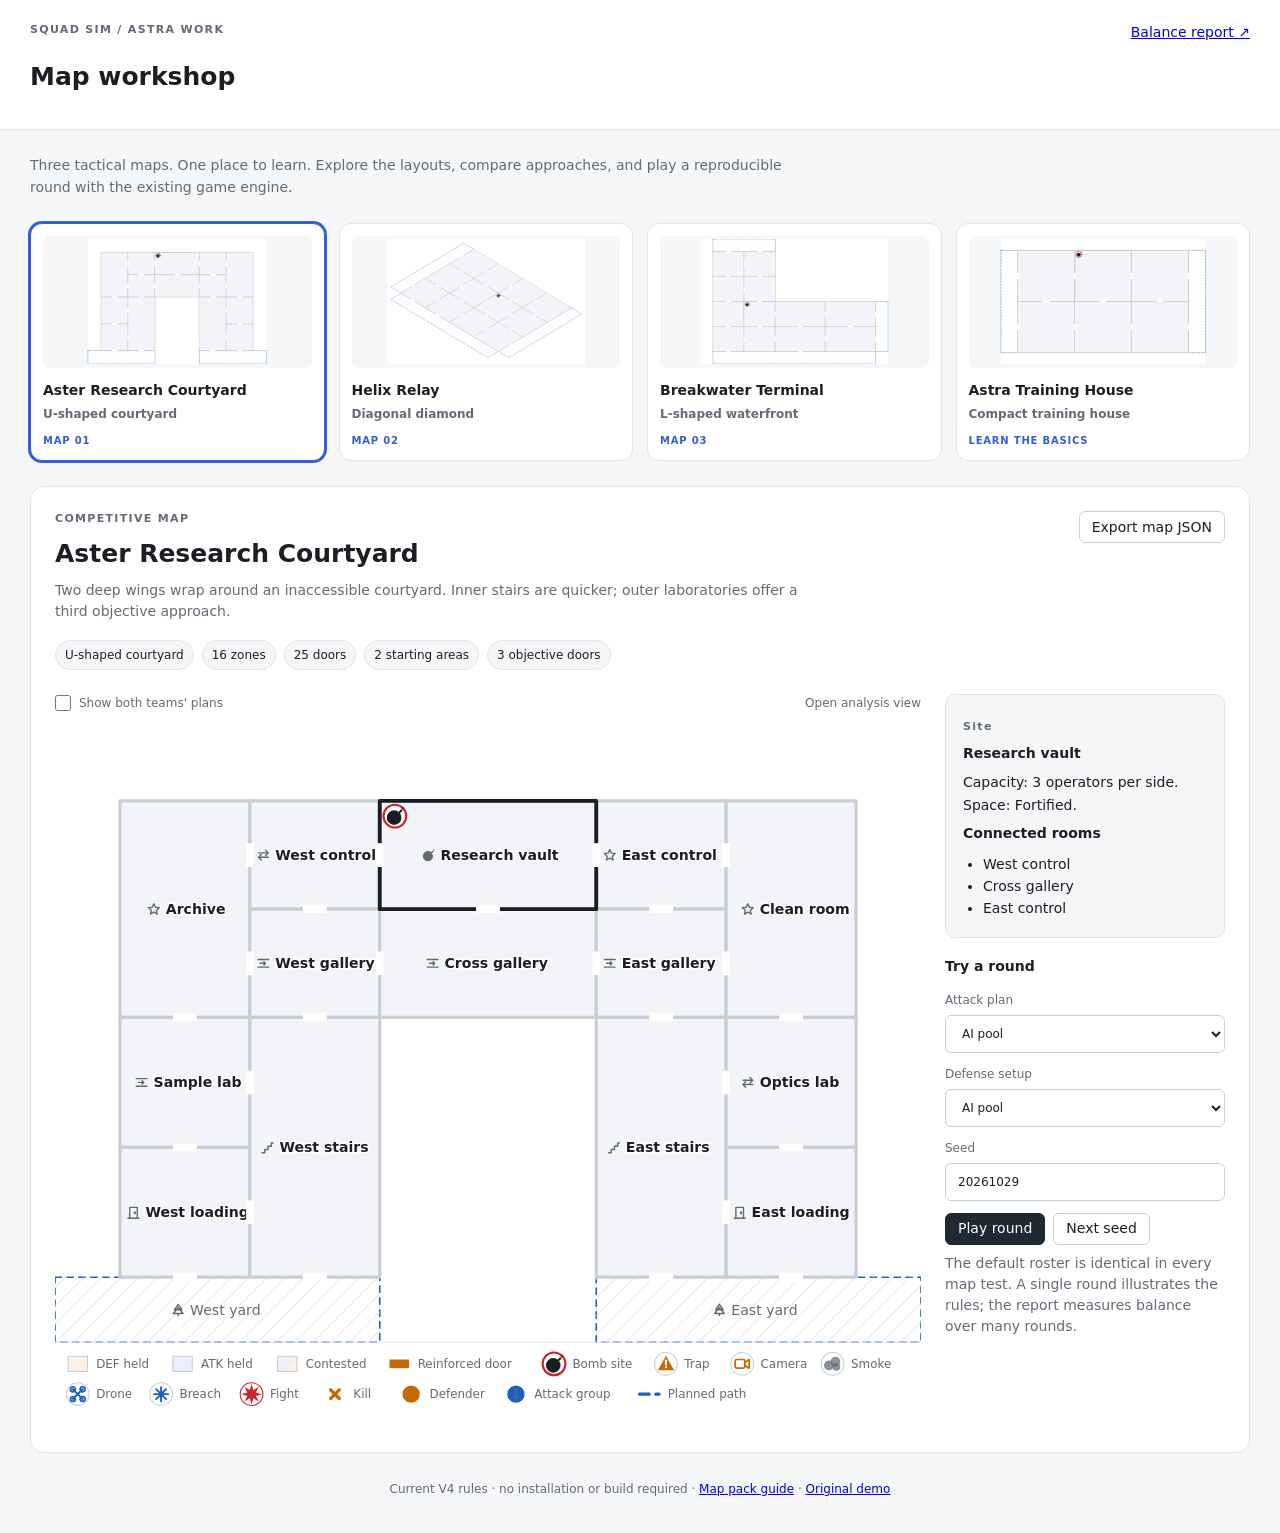
<file: astraWork/index.html>
<!doctype html>
<html lang="en">
<head>
<meta charset="utf-8">
<meta name="viewport" content="width=device-width, initial-scale=1">
<title>Astra Map Workshop — Squad Sim</title>
<link rel="stylesheet" href="../demo/style.css">
<link rel="stylesheet" href="../demo/plan.css">
<link rel="stylesheet" href="workshop.css">
</head>
<body>
<header class="workshop-header">
  <div><p class="eyebrow">SQUAD SIM / ASTRA WORK</p><h1>Map workshop</h1></div>
  <a href="BALANCE.md">Balance report ↗</a>
</header>
<main>
  <p class="intro">Three tactical maps. One place to learn. Explore the layouts, compare approaches, and play a reproducible round with the existing game engine.</p>
  <nav id="map-cards" class="map-cards" aria-label="Choose a map"></nav>
  <section class="workspace" aria-labelledby="map-title">
    <div class="map-heading">
      <div><p class="eyebrow" id="map-kind"></p><h2 id="map-title"></h2><p id="map-description"></p></div>
      <button id="export-map">Export map JSON</button>
    </div>
    <div id="map-facts" class="map-facts"></div>
    <div class="map-layout">
      <div>
        <div class="view-controls"><label><input id="show-plans" type="checkbox"> Show both teams' plans</label><span>Open analysis view</span></div>
        <div id="map-view" class="map-view"></div>
      </div>
      <aside>
        <div class="inspector" id="inspector" aria-live="polite"></div>
        <div class="round-controls">
          <h3>Try a round</h3>
          <label>Attack plan <select id="attack-plan"><option value="">AI pool</option></select></label>
          <label>Defense setup <select id="defense-plan"><option value="">AI pool</option></select></label>
          <label>Seed <input id="round-seed" type="number" min="0" max="4294967295" value="20261029" step="1"></label>
          <div class="button-row"><button id="play-round" class="primary">Play round</button><button id="next-seed">Next seed</button></div>
          <p class="hint">The default roster is identical in every map test. A single round illustrates the rules; the report measures balance over many rounds.</p>
        </div>
      </aside>
    </div>
    <div id="tutorial" hidden>
      <h3>Foundations for future lessons</h3>
      <p>These presets are playable examples, not a completed guided tutorial. Select a lesson to highlight its rooms and load a fixed plan.</p>
      <div id="lesson-buttons" class="lesson-buttons"></div>
      <div id="lesson-detail" aria-live="polite"></div>
    </div>
  </section>
  <section id="round-review" aria-label="Round replay" hidden>
    <h2>Round review</h2>
    <p id="round-result" role="status"></p>
    <div id="round-playback"></div>
    <details><summary>Full event table</summary><div id="round-events"></div></details>
  </section>
  <footer>Current V4 rules · no installation or build required · <a href="README.md">Map pack guide</a> · <a href="../demo/index.html">Original demo</a></footer>
</main>
<script src="../demo/catalog.js"></script>
<script src="assets.js"></script>
<script src="../demo/data.js"></script>
<script src="../demo/maps.js"></script>
<script src="maps.js"></script>
<script>Object.assign(MAPS2, ASTRA_MAPS);</script>
<script src="../demo/engine.js"></script>
<script src="../demo/visuals.js"></script>
<script src="../demo/plan.js"></script>
<script src="../demo/narrate.js"></script>
<script src="../demo/playback.js"></script>
<script src="tutorial.js"></script>
<script src="workshop.js"></script>
</body>
</html>
</file>
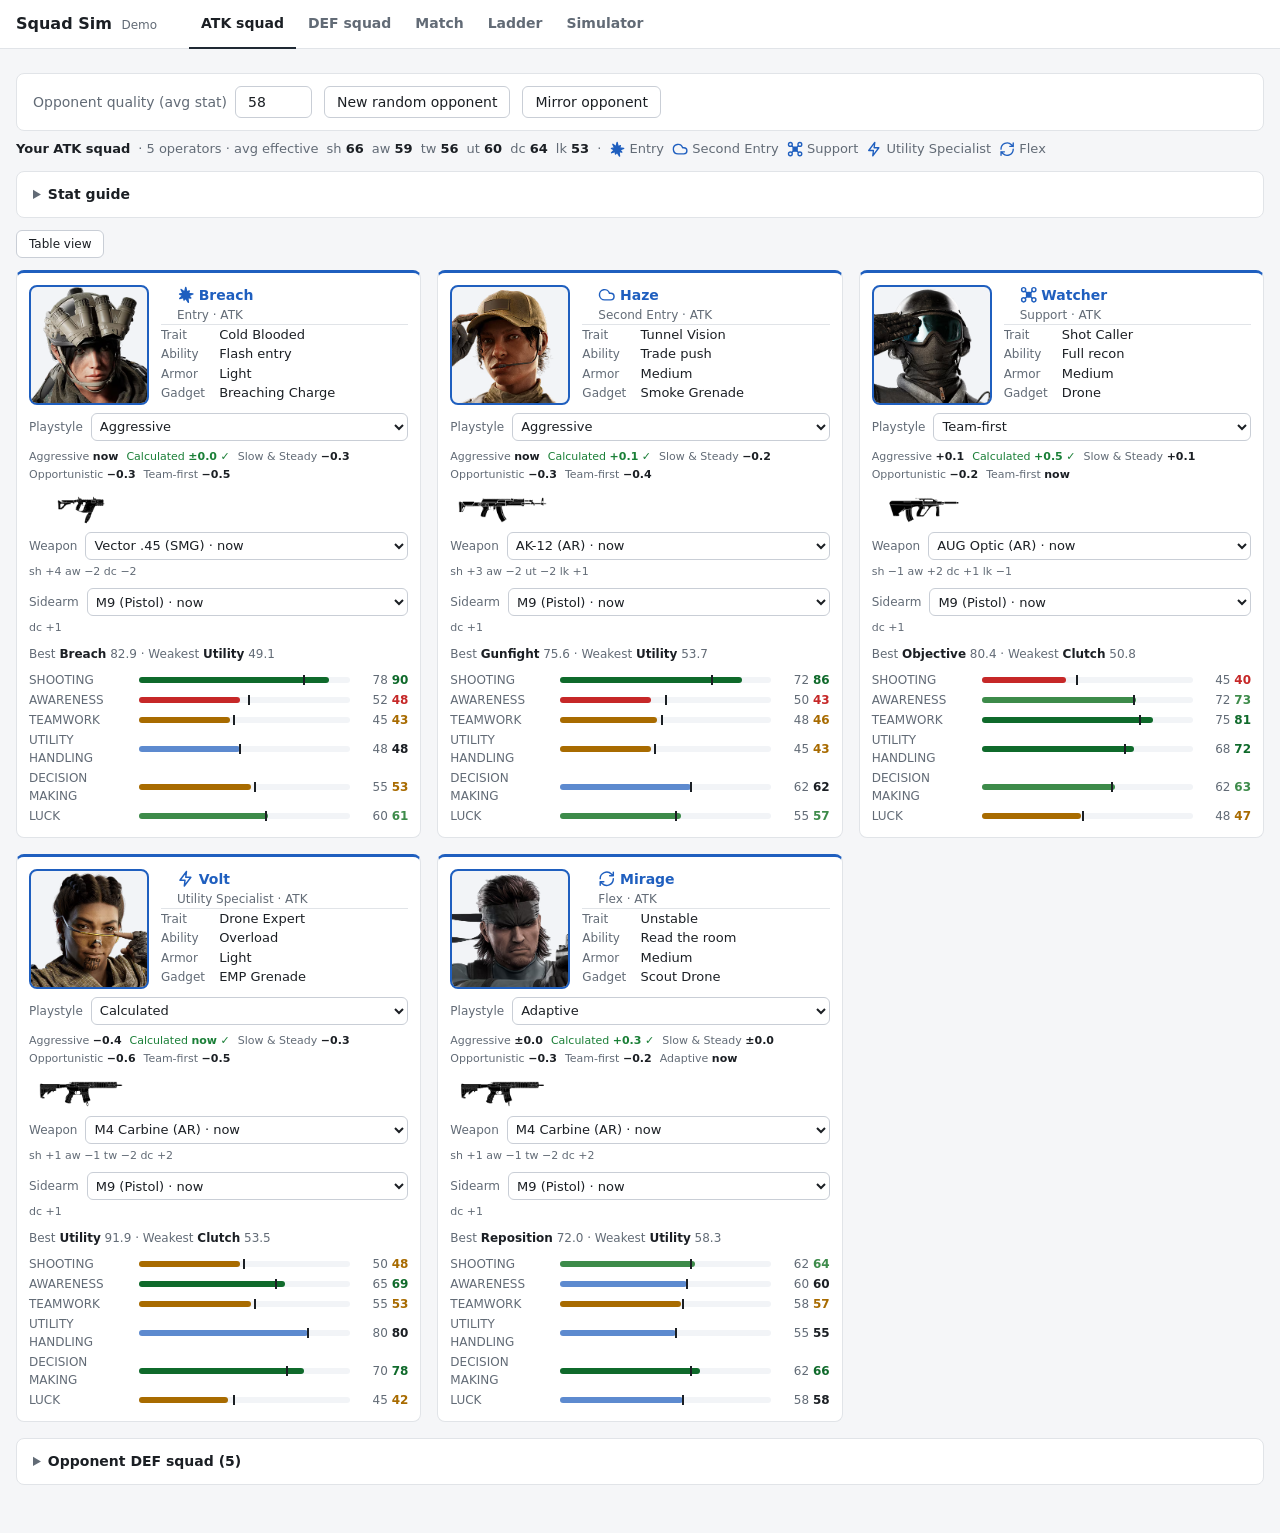
<file: demo/index.html>
<!doctype html>
<html lang="en">
<head>
<meta charset="utf-8">
<meta name="viewport" content="width=device-width, initial-scale=1">
<title>Squad Sim Demo</title>
<link rel="stylesheet" href="style.css">
<link rel="stylesheet" href="cards.css">
<link rel="stylesheet" href="plan.css">
</head>
<body>
<header>
  <h1>Squad Sim <small>Demo</small></h1>
  <nav>
    <button data-tab="atk-squad" class="active">ATK squad</button>
    <button data-tab="def-squad">DEF squad</button>
    <button data-tab="match">Match</button>
    <button data-tab="ladder">Ladder</button>
    <button data-tab="sim">Simulator</button>
  </nav>
</header>

<main>
<section id="atk-squad">
  <div class="bar">
    <label>Opponent quality (avg stat) <input id="quality" type="number" value="58" min="20" max="90"></label>
    <button id="new-opponent">New random opponent</button>
    <button id="mirror-opponent">Mirror opponent</button>
  </div>
  <div id="atk-view"></div>
</section>

<section id="def-squad" hidden>
  <div id="def-view"></div>
</section>

<section id="match" hidden>
  <div class="bar">
    <label>Map <select id="map"><option value="">Random</option></select></label>
    <button id="new-match" class="primary">New match</button>
  </div>
  <div id="match-view"></div>
</section>

<section id="ladder" hidden>
  <div id="ladder-view"></div>
</section>

<section id="sim" hidden>
  <div class="bar">
    <label>Matches <input id="sim-matches" type="number" value="500" min="1" max="5000"></label>
    <label>Opponent quality <input id="sim-quality" type="number" value="58" min="20" max="90"></label>
    <label>Map <select id="sim-map"><option value="">Random</option></select></label>
    <label>ATK plan <select id="sim-atk"><option value="">AI pool</option></select></label>
    <label>DEF setup <select id="sim-def"><option value="">AI pool</option></select></label>
    <label><input id="sim-mirror" type="checkbox"> Mirror (your squad on both sides)</label>
    <button id="run-sim" class="primary">Run</button>
  </div>
  <p class="hint">Uses your current squad and playstyles. Each side draws its plan or setup from its archetype's AI pool (all four pools for squads without an archetype) unless a template is picked; a picked template applies to both squads.</p>
  <div id="sim-view"></div>
</section>
</main>

<script src="catalog.js"></script>
<script src="data.js"></script>
<script src="maps.js"></script>
<script src="engine.js"></script>
<script src="visuals.js"></script>
<script src="plan.js"></script>
<script src="cards.js"></script>
<script src="squad.js"></script>
<script src="narrate.js"></script>
<script src="playback.js"></script>
<script src="ladder.js"></script>
<script src="ui.js"></script>
</body>
</html>
</file>
<file: demo/style.css>
:root {
    color-scheme: light dark;
    --page: 1440px;
    --s1: 4px;
    --s2: 8px;
    --s3: 12px;
    --s4: 16px;
    --s5: 24px;
    --s6: 32px;
    --radius: 8px;
    --bg: #f5f6f8;
    --surface: #fff;
    --head: #f8f9fb;
    --hover: #f2f4f7;
    --border: #e1e4e8;
    --border-strong: #c9ced6;
    --text: #1b1f24;
    --muted: #626b76;
    --ink: #1f2933;
    --atk: #1f5fbf;
    --atk-bg: #e9f0fb;
    --def: #c46a00;
    --def-bg: #fcf1e3;
    --win: #1a7f37;
    --win-bg: #e3f4e8;
    --loss: #c62828;
    --loss-bg: #fbe7e7;
}

@media (prefers-color-scheme: dark) {
    :root {
        --bg: #0f1216;
        --surface: #171b21;
        --head: #1c2128;
        --hover: #212731;
        --border: #2b313a;
        --border-strong: #3d4551;
        --text: #e5e8ec;
        --muted: #9aa4af;
        --ink: #e5e8ec;
        --atk: #6ea8fe;
        --atk-bg: #172a45;
        --def: #f2a246;
        --def-bg: #36260f;
        --win: #56c271;
        --win-bg: #133020;
        --loss: #ff7b72;
        --loss-bg: #3b1715;
    }
}

*,
*::before,
*::after {
    box-sizing: border-box;
}

body {
    margin: 0;
    font: 14px/1.5 system-ui, -apple-system, "Segoe UI", Roboto, sans-serif;
    color: var(--text);
    background: var(--bg);
}

header,
main {
    padding-inline: max(var(--s4), (100% - var(--page)) / 2);
}

header {
    display: flex;
    flex-wrap: wrap;
    column-gap: var(--s6);
    background: var(--surface);
    border-bottom: 1px solid var(--border);
}

main {
    padding-block: var(--s5) var(--s6);
}

h1 {
    align-self: center;
    margin: 0;
    padding: var(--s3) 0;
    font-size: 16px;
}

h1 small {
    margin-left: var(--s1);
    font-weight: 400;
}

h2 {
    margin: var(--s5) 0 var(--s2);
    font-size: 16px;
}

h3 {
    margin: var(--s4) 0 var(--s2);
    font-size: 14px;
}

p {
    margin: var(--s2) 0;
}

small {
    font-size: 12px;
    text-wrap: auto;;
}

small,
.hint {
    color: var(--muted);
}

nav {
    display: flex;
}

button,
input,
select {
    font: inherit;
    color: var(--text);
}

button,
select,
input[type=number] {
    height: 32px;
    padding: 0 var(--s3);
    border: 1px solid var(--border-strong);
    border-radius: 6px;
    background: var(--surface);
}

button {
    font-weight: 500;
    cursor: pointer;
}

button:hover {
    background: var(--hover);
}

button.primary {
    border-color: var(--ink);
    background: var(--ink);
    color: var(--surface);
}

button.primary:hover {
    opacity: 0.88;
}

nav button {
    height: auto;
    margin-bottom: -1px;
    padding: var(--s3);
    border: 0;
    border-bottom: 2px solid transparent;
    border-radius: 0;
    background: none;
    color: var(--muted);
    font-weight: 600;
}

nav button:hover {
    background: none;
    color: var(--text);
}

nav button.active {
    border-bottom-color: var(--ink);
    color: var(--text);
}

nav button:focus-visible {
    outline-offset: -2px;
}

input[type=number] {
    width: 5.5em;
    padding-right: var(--s1);
}

input[type=checkbox] {
    width: 16px;
    height: 16px;
    margin: 0;
    accent-color: var(--ink);
}

label {
    display: inline-flex;
    align-items: center;
    gap: var(--s2);
    max-width: 100%;
    color: var(--muted);
}

label select {
    min-width: 0;
}

:focus-visible {
    outline: 2px solid var(--ink);
    outline-offset: 2px;
}

.bar,
.actions {
    display: flex;
    flex-wrap: wrap;
    align-items: center;
    gap: var(--s2) var(--s3);
}

.bar,
.panel,
.scroll,
details {
    border: 1px solid var(--border);
    border-radius: var(--radius);
    background: var(--surface);
}

.bar {
    padding: var(--s3) var(--s4);
}

.panel {
    margin: var(--s4) 0;
    padding: var(--s4);
}

.panel h3 {
    margin-top: 0;
}

.actions {
    margin: var(--s3) 0 0;
}

.scroll {
    width: fit-content;
    max-width: 100%;
    margin: var(--s3) 0;
    overflow-x: auto;
}

table {
    border-collapse: collapse;
    font-size: 13px;
    font-variant-numeric: tabular-nums;
}

th,
td {
    padding: 6px var(--s3);
    border-bottom: 1px solid var(--border);
    text-align: left;
    vertical-align: baseline;
    white-space: nowrap;
}

tbody tr:last-child > * {
    border-bottom: 0;
}

thead th {
    background: var(--head);
    color: var(--muted);
    font-size: 11px;
    letter-spacing: 0.04em;
    text-transform: uppercase;
    vertical-align: bottom;
}

tbody tr:hover {
    background: var(--hover);
}

.num {
    text-align: right;
}

[title] {
    cursor: help;
}

td select {
    height: 26px;
    padding: 0 var(--s1);
}

.score small {
    display: inline-block;
    min-width: 18em;
    white-space: normal;
}

.score span {
    white-space: nowrap;
}

.ATK,
.DEF {
    font-weight: 600;
}

.ATK {
    color: var(--atk);
}

.DEF {
    color: var(--def);
}

.steps td.ATK {
    background: var(--atk-bg);
}

.steps td.DEF {
    background: var(--def-bg);
}

.win {
    color: var(--win);
}

.loss {
    color: var(--loss);
}

.badge {
    display: inline-block;
    padding: 0 var(--s2);
    border-radius: 999px;
    font-size: 12px;
    font-weight: 700;
    letter-spacing: 0.04em;
}

.badge.win {
    background: var(--win-bg);
}

.badge.loss {
    background: var(--loss-bg);
}

.dead {
    opacity: 0.5;
}

.dead td:first-child {
    text-decoration: line-through;
}

.scoreline {
    display: flex;
    flex-wrap: wrap;
    align-items: baseline;
    column-gap: var(--s2);
    font-size: 18px;
}

.scoreline b {
    font-size: 24px;
}

.scoreline small {
    font-size: 14px;
    font-weight: 400;
}

details {
    margin: var(--s3) 0;
    padding: 0 var(--s4);
}

summary {
    margin: 0 calc(-1 * var(--s4));
    padding: var(--s3) var(--s4);
    cursor: pointer;
}

summary::marker {
    color: var(--muted);
}

details[open] > summary {
    border-bottom: 1px solid var(--border);
}

.icon {
    width: 1.25em;
    height: 1.25em;
    margin-right: 0.3em;
    vertical-align: -0.3em;
    fill: none;
    stroke: currentColor;
    stroke-width: 2;
    stroke-linecap: round;
    stroke-linejoin: round;
}

.replay {
    margin-top: var(--s3);
}

.replay input {
    accent-color: var(--ink);
}

h4 {
    margin: var(--s3) 0 var(--s1);
    font-size: 12px;
    color: var(--muted);
    letter-spacing: 0.04em;
    text-transform: uppercase;
}

.strip,
.feed,
.pbp,
.why ul {
    margin: var(--s2) 0;
    padding: 0;
    list-style: none;
}

.strip {
    display: flex;
    flex-wrap: wrap;
    gap: var(--s1) var(--s2);
}

.chip {
    display: inline-flex;
    align-items: center;
    gap: var(--s1);
    padding: 2px var(--s2);
    border: 1px solid var(--border);
    border-radius: 999px;
    background: var(--surface);
    font-size: 12px;
    white-space: nowrap;
}

.chip.win {
    border-color: var(--win);
    background: var(--win-bg);
}

.chip.loss {
    border-color: var(--loss);
    background: var(--loss-bg);
}

.chip.live {
    border-style: dashed;
    border-color: var(--ink);
}

.chip.dead {
    text-decoration: line-through;
}

.lineup {
    display: flex;
    flex-wrap: wrap;
    align-items: center;
    gap: var(--s1);
}

.narration {
    margin: var(--s3) 0;
    padding: var(--s2) var(--s3);
    border-left: 3px solid var(--ink);
    background: var(--head);
    font-size: 15px;
}

.feed li {
    padding: 2px 0;
    border-bottom: 1px solid var(--border);
}

.feed .victim {
    opacity: 0.6;
    text-decoration: line-through;
}

.pbp {
    counter-reset: step;
}

.pbp li {
    padding: 2px 0;
}

.pbp li::before {
    counter-increment: step;
    content: counter(step) ". ";
    color: var(--muted);
}

.speed {
    display: inline-flex;
}

.speed button {
    border-radius: 0;
}

.speed button + button {
    margin-left: -1px;
}

.speed button:first-child {
    border-radius: 6px 0 0 6px;
}

.speed button:last-child {
    border-radius: 0 6px 6px 0;
}

.speed button[aria-pressed=true] {
    border-color: var(--ink);
    background: var(--ink);
    color: var(--surface);
}

.why {
    margin: var(--s3) 0;
    padding: var(--s2) var(--s3);
    border: 1px solid var(--border);
    border-radius: var(--radius);
    background: var(--head);
}

.why p {
    margin: 0;
}

.why ul {
    display: flex;
    flex-wrap: wrap;
    gap: var(--s1) var(--s3);
    margin-bottom: 0;
    font-weight: 600;
}

.odds.win {
    background: var(--win-bg);
}

.odds.loss {
    background: var(--loss-bg);
}

.odds:not(.win):not(.loss) {
    background: var(--hover);
}

details.sub {
    margin: var(--s2) 0;
    padding: 0 var(--s3);
    background: var(--surface);
}

details.sub > summary {
    margin: 0 calc(-1 * var(--s3));
    padding: var(--s2) var(--s3);
}

@media (prefers-reduced-motion: no-preference) {
    .narration,
    .feed .new {
        animation: reveal 0.3s ease-out;
    }
}

@keyframes reveal {
    from {
        opacity: 0;
        transform: translateY(-4px);
    }
}

.planning,
.playfield {
    display: grid;
    grid-template-columns: minmax(0, 3fr) minmax(0, 2fr);
    gap: var(--s4);
    align-items: start;
    margin: var(--s3) 0;
}

@media (max-width: 900px) {
    .planning,
    .playfield {
        grid-template-columns: minmax(0, 1fr);
    }
}

.plan-tools h4:first-child,
.plan-tools > p:first-child {
    margin-top: 0;
}

.plan-tools select,
.bar-inline select,
.panel select {
    max-width: 100%;
}

.tools {
    display: flex;
    flex-wrap: wrap;
    align-items: center;
    gap: var(--s2);
}

.tools button {
    display: inline-flex;
    align-items: center;
}

.tools select {
    flex: 1 1 12em;
    min-width: 0;
}

.panel button[aria-pressed=true] {
    border-color: var(--ink);
    background: var(--ink);
    color: var(--surface);
}

button:disabled {
    opacity: 0.5;
    cursor: not-allowed;
}

button.link {
    height: auto;
    padding: 0;
    border: 0;
    background: none;
    color: inherit;
    font-weight: 400;
    text-decoration: underline dotted;
}

.group {
    margin: var(--s2) 0;
    padding: var(--s2) var(--s3);
    border: 1px solid var(--border);
    border-radius: var(--radius);
}

.group.active {
    border-color: var(--atk);
    background: var(--atk-bg);
}

.group p {
    margin: var(--s1) 0;
}

.bar-inline {
    display: flex;
    flex-wrap: wrap;
    align-items: center;
    gap: var(--s2) var(--s4);
}

.error {
    padding: var(--s2) var(--s3);
    border-radius: var(--radius);
    background: var(--loss-bg);
    color: var(--loss);
}

.events {
    margin: var(--s2) 0;
    padding-left: var(--s4);
}

.events .ev-planted,
.events .ev-defused,
.events .ev-detonated,
.events .ev-timeout {
    font-weight: 600;
}

.ev-row td {
    white-space: normal;
}

.why ul.plan-mods {
    font-weight: 500;
}

.abilities {
    margin: var(--s2) 0;
}

.abilities summary {
    cursor: pointer;
    font-weight: 600;
}

.ability-list {
    display: grid;
    grid-template-columns: repeat(auto-fill, minmax(min(100%, 18em), 1fr));
    gap: var(--s2) var(--s4);
    margin: var(--s2) 0;
    padding: 0;
    list-style: none;
}

.ability-list li {
    min-width: 0;
    overflow-wrap: anywhere;
}

.door-list {
    margin: var(--s1) 0;
    padding-left: var(--s4);
}

.notice {
    padding: var(--s2) var(--s3);
    border-radius: var(--radius);
    background: var(--hover);
}
</file>
<file: demo/plan.css>
.plan-host {
    container: plan / inline-size;
}

.plan {
    display: block;
    width: 100%;
    height: auto;
    font: 600 13px system-ui, -apple-system, "Segoe UI", Roboto, sans-serif;
    fill: none;
    stroke-linecap: round;
    stroke-linejoin: round;
    border-radius: var(--radius);
    user-select: none;
}

.plan .bg {
    fill: var(--surface);
}

.plan .room {
    fill: var(--hover);
    stroke: var(--border-strong);
    stroke-width: 3;
}

.plan .t-Exterior .room {
    fill: var(--surface);
    stroke: var(--border);
    stroke-width: 1;
}

.plan .spawn .room {
    stroke: var(--atk);
    stroke-width: 1.5;
    stroke-dasharray: 6 5;
}

.plan .c-DEF .room {
    fill: var(--def-bg);
}

.plan .c-ATK .room {
    fill: var(--atk-bg);
}

.plan .mix-a {
    fill: var(--atk-bg);
}

.plan .mix-d {
    fill: var(--def-bg);
}

.plan .hatch {
    stroke: none;
}

.plan .hatch-ext {
    stroke: var(--border);
    stroke-width: 1.5;
}

.plan .site .room {
    stroke-width: 4;
}

.plan .door {
    stroke: var(--surface);
    stroke-width: 7;
    stroke-linecap: butt;
}

.plan .sel {
    stroke: var(--text);
    stroke-width: 3.5;
}

.plan .route {
    stroke: var(--atk);
    stroke-width: 3;
    stroke-dasharray: 9 6;
    stroke-opacity: 0.8;
}

.plan .route.active {
    stroke-width: 4.5;
    stroke-opacity: 1;
}

.plan.has-active .route:not(.active) {
    stroke-opacity: 0.35;
}

.plan .arrow {
    fill: var(--atk);
}

.plan .labels,
.plan .routes,
.plan .doors,
.plan .sel {
    pointer-events: none;
}

.plan .lbl {
    color: var(--muted);
}

.plan .lbl text {
    fill: var(--text);
    paint-order: stroke;
    stroke: var(--surface);
    stroke-width: 3px;
    stroke-opacity: 0.75;
}

.plan .lbl.t-Exterior text {
    fill: var(--muted);
    font-weight: 500;
}

.plan .glyph {
    stroke: currentColor;
    stroke-width: 1.3;
}

.plan .mk {
    color: var(--text);
}

.plan .mk-bg {
    fill: var(--surface);
    stroke: var(--border-strong);
    stroke-width: 1;
}

.plan .mk-site .mk-bg {
    stroke: var(--loss);
    stroke-width: 2;
}

.plan .mk-site.planted {
    color: var(--loss);
}

.plan .mk-site.planted .mk-bg {
    fill: var(--loss-bg);
    stroke-width: 3;
}

.plan .mk-site.defused {
    color: var(--win);
}

.plan .mk-site.defused .mk-bg {
    fill: var(--win-bg);
    stroke: var(--win);
}

.plan .mk-site.detonated .mk-bg {
    fill: var(--loss);
}

.plan .mk-trap .tri {
    fill: var(--def);
}

.plan .mk-trap .bang {
    stroke: var(--surface);
    stroke-width: 2;
}

.plan .mk-trap.sprung .mk-bg {
    fill: var(--def-bg);
    stroke: var(--def);
    stroke-width: 2.5;
}

.plan .mk-fight .mk-bg {
    stroke: var(--loss);
}

.plan .mk-fight .burst {
    fill: var(--loss);
}

.plan .mk-smoke .puff {
    fill: var(--muted);
    fill-opacity: 0.75;
}

.plan .mk-drone,
.plan .mk-breach,
.plan .mk-gadget {
    stroke: var(--atk);
    stroke-width: 1.8;
}

.plan .mk-gadget .dot {
    fill: var(--atk);
}

.plan .tok .disc {
    stroke: var(--surface);
    stroke-width: 2;
}

.plan .tok.def .disc {
    fill: var(--def);
}

.plan .tok.atk .disc {
    fill: var(--atk);
}

.plan .tok.atk.active .disc {
    stroke: var(--text);
    stroke-width: 3;
}

.plan .tok text {
    fill: var(--surface);
    font-weight: 700;
    text-anchor: middle;
}

.plan .tok .ico {
    color: var(--surface);
    stroke: var(--surface);
    stroke-width: 2;
}

.plan .tok .badge {
    fill: var(--surface);
    stroke: var(--atk);
    stroke-width: 1.5;
}

.plan .tok .badge-n {
    fill: var(--atk);
    font-size: 11px;
}

.plan .tok .roam circle {
    fill: var(--surface);
    stroke: var(--def);
    stroke-width: 1.5;
}

.plan .tok .roam path {
    stroke: var(--text);
    stroke-width: 1.6;
}

.plan .tok.dead .disc {
    fill: var(--muted);
}

.plan .tok.dead {
    opacity: 0.75;
}

.plan .tok .x {
    stroke: var(--loss);
    stroke-width: 2.5;
}

.plan .kill path {
    stroke-width: 3;
}

.plan .kill .halo {
    stroke: var(--surface);
    stroke-width: 6;
}

.plan .kill.ATK path:not(.halo) {
    stroke: var(--atk);
}

.plan .kill.DEF path:not(.halo) {
    stroke: var(--def);
}

.plan .legend text {
    fill: var(--muted);
    font-size: 11px;
    font-weight: 500;
}

.plan .legend .room {
    stroke-width: 1;
}

.plan .legend .route {
    stroke-opacity: 1;
}

.plan .legend-rule {
    stroke: var(--border);
}

.plan.planning .zone {
    cursor: pointer;
}

.plan.planning .zone:focus {
    outline: none;
}

.plan.planning .zone:hover .room,
.plan.planning .zone:focus-visible .room {
    fill: var(--border);
}

.plan.planning .zone:focus-visible .room {
    stroke: var(--text);
}

@media (max-width: 480px) {
    .plan .lbl .glyph {
        display: none;
    }
}

@container plan (max-width: 480px) {
    .plan .lbl .glyph {
        display: none;
    }
}

.plan .trails {
    pointer-events: none;
}

.plan .trail {
    stroke-width: 2.5;
}

.plan .trail.atk {
    stroke: var(--atk);
}

.plan .trail.def {
    stroke: var(--def);
}

.plan .trail.walked {
    stroke-opacity: 0.85;
}

.plan .trail.rest {
    stroke-opacity: 0.35;
    stroke-dasharray: 5 6;
}

.plan .tok.op .disc {
    stroke: none;
}

.plan .tok.op .ring {
    stroke: var(--surface);
    stroke-width: 2.5;
    paint-order: stroke;
}

.plan .tok.op.atk .ring {
    stroke: var(--atk);
}

.plan .tok.op.def .ring {
    stroke: var(--def);
}

.plan .tok.op.dead {
    opacity: 0.45;
}

.plan .mk-hold .bars {
    stroke: var(--atk);
    stroke-width: 2.4;
}

.plan .mk-breach.now .mk-bg {
    stroke: var(--atk);
    stroke-width: 2;
}

.pb-scrub {
    margin: var(--s2) 0;
}

.pb-scrub label {
    display: flex;
    gap: var(--s2);
    align-items: center;
    color: var(--muted);
    font-size: 12px;
}

.pb-scrub input {
    flex: 1;
    max-width: 480px;
    accent-color: var(--ink);
}

@media (prefers-reduced-motion: no-preference) {
    .plan.playback .rooms.enter {
        animation: fp-fade calc(0.5s / var(--fp-speed, 1)) ease-out both;
    }

    .plan.playback .mk-fight > *,
    .plan.playback .kill > *,
    .plan.playback .mk-trap.sprung > *,
    .plan.playback .mk.now > * {
        animation: fp-pop calc(0.45s / var(--fp-speed, 1)) cubic-bezier(0.3, 1.6, 0.5, 1) both;
    }

    .plan.playback .mk-fight .burst {
        animation: fp-burst calc(0.6s / var(--fp-speed, 1)) ease-in-out 3 alternate both;
    }

    .plan.playback .mk-site.planted .mk-bg {
        animation: fp-pulse calc(1.2s / var(--fp-speed, 1)) ease-in-out infinite;
    }

    .plan.playback .mk-site.detonated.now .mk-bg {
        animation: fp-blast calc(0.9s / var(--fp-speed, 1)) ease-out both;
    }

    .plan.playback .mk-hold .bars {
        animation: fp-blink calc(1s / var(--fp-speed, 1)) ease-in-out infinite;
    }

    .plan.paused * {
        animation-play-state: paused !important;
    }
}

@keyframes fp-fade {
    from {
        opacity: 0;
    }
}

@keyframes fp-pop {
    from {
        opacity: 0;
        transform: scale(0.2);
    }
}

@keyframes fp-burst {
    from {
        transform: scale(0.75) rotate(0deg);
    }

    to {
        transform: scale(1.2) rotate(22deg);
    }
}

@keyframes fp-pulse {
    50% {
        transform: scale(1.35);
    }
}

@keyframes fp-blast {
    from {
        transform: scale(1);
    }

    60% {
        transform: scale(3.2);
        opacity: 0.6;
    }

    to {
        transform: scale(1);
    }
}

@keyframes fp-blink {
    50% {
        opacity: 0.3;
    }
}

.plan .dr .dr-hit {
    fill: transparent;
    stroke: none;
}

.plan .dr .dr-ring {
    fill: none;
    stroke: none;
    stroke-width: 3;
}

.plan.planning .dr {
    pointer-events: all;
    cursor: pointer;
}

.plan.planning .dr:focus {
    outline: none;
}

.plan.planning .dr:hover .dr-hit,
.plan.planning .dr:focus-visible .dr-hit,
.plan .dr.selected .dr-hit {
    fill: var(--border);
    stroke: var(--text);
    stroke-width: 1.5;
}

.plan .dr.target .dr-hit {
    fill: var(--atk-bg);
    stroke: var(--atk);
    stroke-width: 1.5;
    stroke-dasharray: 3 2;
}

.plan .zone.target .room {
    stroke: var(--atk);
    stroke-dasharray: 6 4;
}

.plan .dr.reinforced .door {
    stroke: var(--def);
    stroke-width: 8;
}

.plan .dr-trap .tri {
    fill: var(--def);
}

.plan .dr-trap .bang {
    stroke: var(--surface);
    stroke-width: 2;
}

.plan .mk-emp {
    stroke: var(--atk);
    stroke-width: 1.6;
}

.plan .mk-camera {
    stroke: var(--def);
    stroke-width: 1.6;
}

.plan .dr-gadget .mk-bg {
    fill: var(--surface);
    stroke: var(--atk);
}

.plan .dr-gadget {
    stroke: var(--atk);
    stroke-width: 2;
}

.plan .dr-queue circle {
    fill: var(--atk);
    stroke: var(--surface);
    stroke-width: 1.5;
}

.plan .dr-queue text {
    fill: var(--surface);
    font-size: 10px;
    font-weight: 700;
    text-anchor: middle;
}

.plan .dr.ev-breach .dr-ring {
    stroke: var(--atk);
}

.plan .dr.ev-blocked .dr-ring,
.plan .dr.ev-alarm .dr-ring {
    stroke: var(--def);
}

.plan .dr.ev-sprung .dr-ring {
    stroke: var(--loss);
}

.plan .dr.ev-disarmed .dr-ring {
    stroke: var(--win);
}

.plan .dr.ev-careful .dr-ring {
    stroke: var(--muted);
    stroke-dasharray: 3 3;
}

.plan .mk-n rect {
    fill: var(--surface);
    stroke: var(--border-strong);
    stroke-width: 1.2;
}

.plan .mk-n text {
    fill: var(--text);
    font-size: 10px;
    font-weight: 700;
    text-anchor: middle;
}

.plan .mk-fight.hold-up .mk-n rect {
    stroke: var(--win);
}

.plan .mk-fight.hold-down .mk-n rect {
    stroke: var(--loss);
}

.plan .tok .sup-ring,
.plan .tok .sup {
    display: none;
}

.plan .tok.support .sup-ring {
    display: inline;
    fill: none;
    stroke: var(--muted);
    stroke-width: 1.5;
    stroke-dasharray: 3 3;
}

.plan .tok.support .sup {
    display: inline;
    fill: var(--muted);
    font-size: 9px;
    font-weight: 600;
    paint-order: stroke;
    stroke: var(--surface);
    stroke-width: 3px;
}

.plan .tok.op.support .disc,
.plan .tok.op.support .ring,
.plan .tok.op.support image,
.plan .tok.op.support .ico {
    opacity: 0.55;
}

@media (prefers-reduced-motion: no-preference) {
    .plan.playback .dr[class*=" ev-"] .dr-ring {
        animation: fp-ring calc(0.8s / var(--fp-speed, 1)) ease-out 2 both;
    }

    .plan.playback .dr.ev-sprung .dr-trap,
    .plan.playback .dr-queue {
        animation: fp-pop calc(0.45s / var(--fp-speed, 1)) cubic-bezier(0.3, 1.6, 0.5, 1) both;
    }

    .plan.playback .mk-n {
        animation: fp-fade calc(0.6s / var(--fp-speed, 1)) ease-out both;
    }
}

@keyframes fp-ring {
    from {
        transform: scale(0.4);
        opacity: 1;
    }

    to {
        transform: scale(1.6);
        opacity: 0;
    }
}
</file>
<file: astraWork/workshop.css>
:root { --astra-accent: #335dd9; --panel: var(--surface); }
.workshop-header { position: static; justify-content: space-between; padding: 22px 30px; gap: 20px; }
.workshop-header h1 { font-size: 25px; margin: 3px 0 0; }
.eyebrow { color: var(--muted); font-size: 11px; font-weight: 750; letter-spacing: .12em; margin: 0 0 7px; }
body > main { max-width: 1560px; margin: 0 auto; padding: 24px 30px; }
.intro { color: var(--muted); max-width: 780px; margin: 0 0 24px; line-height: 1.6; }
.map-cards { display: grid; grid-template-columns: repeat(4, minmax(0, 1fr)); gap: 14px; margin-bottom: 26px; }
.map-card { display: flex; flex-direction: column; align-items: stretch; padding: 12px; text-align: left; border: 1px solid var(--border); border-radius: 12px; background: var(--panel); color: var(--text); overflow: hidden; }
.map-card[aria-pressed="true"] { border-color: var(--astra-accent); box-shadow: 0 0 0 2px var(--astra-accent); }
.map-card .thumb { height: 132px; display: grid; place-items: center; background: var(--bg); border-radius: 7px; margin-bottom: 13px; pointer-events: none; }
.thumb svg { width: 100%; height: 125px; }
.thumb .labels, .thumb .legend { display: none; }
.map-card strong { font-size: 14px; line-height: 1.4; }
.map-card small { margin-top: 5px; color: var(--muted); font-size: 12px; }
.map-card .tag { color: var(--astra-accent); font-size: 10px; font-weight: 800; letter-spacing: .08em; margin-top: 10px; }
.workspace { background: var(--panel); border: 1px solid var(--border); border-radius: 14px; padding: 24px; }
.map-heading { display: flex; justify-content: space-between; align-items: start; gap: 20px; }
.map-heading h2 { font-size: 25px; margin: 0 0 8px; }
.map-heading p:not(.eyebrow) { color: var(--muted); line-height: 1.5; max-width: 760px; margin: 0; }
.map-heading button { flex-shrink: 0; }
.map-facts { display: flex; flex-wrap: wrap; gap: 8px; margin: 18px 0 24px; }
.map-facts span { font-size: 12px; background: var(--bg); border: 1px solid var(--border); padding: 5px 9px; border-radius: 20px; }
.map-layout { display: grid; grid-template-columns: minmax(0, 1fr) 280px; gap: 24px; align-items: start; }
.view-controls { display: flex; flex-wrap: wrap; justify-content: space-between; gap: 8px; margin: 0 0 12px; font-size: 12px; }
.view-controls span { color: var(--muted); }
.map-view { min-width: 0; overflow-x: auto; }
.map-view > svg { display: block; width: 100%; height: auto; }
.map-view .zone.lesson-room .room { stroke: var(--astra-accent); stroke-width: 3; }
.inspector { padding: 17px; background: var(--bg); border-radius: 10px; border: 1px solid var(--border); margin-bottom: 18px; line-height: 1.6; }
.inspector h3 { margin: 0 0 7px; }
.inspector p { margin: 6px 0; }
.inspector ul { padding-left: 20px; margin: 8px 0 0; }
.round-controls label { display: flex; flex-direction: column; align-items: stretch; font-size: 12px; gap: 6px; margin-bottom: 12px; }
.round-controls select, .round-controls input { width: 100%; min-height: 38px; }
.round-controls h3 { margin: 0 0 14px; }
.button-row { display: flex; gap: 8px; flex-wrap: wrap; }
.round-controls .hint { line-height: 1.5; }
#tutorial { margin-top: 26px; border-top: 1px solid var(--border); padding-top: 15px; }
#tutorial > p { color: var(--muted); line-height: 1.5; }
.lesson-buttons { display: flex; flex-wrap: wrap; gap: 8px; margin-bottom: 18px; }
.lesson-buttons [aria-pressed="true"] { background: var(--astra-accent); border-color: var(--astra-accent); color: white; }
#lesson-detail { max-width: 900px; line-height: 1.6; }
#round-review { margin-top: 26px; }
#round-result { font-size: 17px; font-weight: 650; }
footer { display: block; text-align: center; color: var(--muted); font-size: 12px; line-height: 1.8; margin: 26px 0 8px; }
button:focus-visible, a:focus-visible, select:focus-visible, input:focus-visible { outline: 3px solid var(--astra-accent); outline-offset: 3px; }
@media (max-width: 1000px) {
  .map-cards { grid-template-columns: repeat(2, minmax(0, 1fr)); }
  .map-layout { grid-template-columns: minmax(0, 1fr); }
  .map-layout aside { display: grid; grid-template-columns: repeat(2, minmax(0, 1fr)); gap: 20px; }
}
@media (max-width: 560px) {
  .workshop-header { padding: 17px; }
  .workshop-header h1 { font-size: 21px; }
  .workshop-header a { font-size: 12px; }
  body > main { padding: 18px 12px; }
  .workspace { padding: 15px; }
  .map-heading { flex-direction: column; gap: 14px; }
  .map-heading h2 { font-size: 22px; }
  .map-card { padding: 9px; }
  .map-card .thumb { height: 95px; }
  .thumb svg { height: 90px; }
  .map-card strong { font-size: 12px; }
  .map-card small { font-size: 11px; }
  .map-layout aside { grid-template-columns: minmax(0, 1fr); gap: 0; }
  .map-view > svg { min-width: 580px; }
  .lesson-buttons button { flex: 1 1 42%; min-height: 44px; }
}
</file>
<file: demo/cards.css>
.card-toggle {
    margin: var(--s2) 0;
}

.card-toggle button {
    height: 28px;
    font-size: 12px;
}

.card-toggle button[aria-pressed=true] {
    border-color: var(--ink);
}

.cards {
    display: grid;
    grid-template-columns: repeat(5, minmax(0, 1fr));
    gap: var(--s3);
    margin: var(--s3) 0;
}

@media (max-width: 1100px) {
    .cards {
        grid-template-columns: repeat(3, minmax(0, 1fr));
    }
}

@media (max-width: 760px) {
    .cards {
        grid-template-columns: repeat(2, minmax(0, 1fr));
        gap: var(--s2);
    }
}

@media (max-width: 360px) {
    .cards {
        grid-template-columns: minmax(0, 1fr);
    }
}

.card {
    display: flex;
    flex-direction: column;
    gap: var(--s2);
    min-width: 0;
    padding: var(--s3);
    border: 1px solid var(--border);
    border-top: 3px solid var(--border-strong);
    border-radius: var(--radius);
    background: var(--surface);
    font-size: 13px;
}

.ATK-card {
    border-top-color: var(--atk);
}

.DEF-card {
    border-top-color: var(--def);
}

.card-head {
    display: flex;
    flex-direction: column;
}

.card-name {
    overflow: hidden;
    font-size: 14px;
    text-overflow: ellipsis;
    white-space: nowrap;
}

.card-role,
.card-kit span,
.card-style > span,
.card-match dt {
    color: var(--muted);
    font-size: 12px;
}

.card-kit {
    margin: 0;
    padding: 0;
    list-style: none;
}

.card-kit li {
    overflow: hidden;
    text-overflow: ellipsis;
    white-space: nowrap;
}

.card-kit span {
    display: inline-block;
    min-width: 4.5em;
}

.card-kit .card-tier {
    display: inline;
    min-width: 0;
    padding: 0 var(--s1);
    border: 1px solid var(--border-strong);
    border-radius: 4px;
    color: var(--text);
    font-size: 11px;
    font-weight: 600;
}

.card-style {
    display: flex;
    flex-wrap: wrap;
    align-items: center;
    gap: var(--s1) var(--s2);
}

.card-style select {
    flex: 1 1 8em;
    min-width: 0;
    height: 28px;
    padding: 0 var(--s1);
}

.card-stats {
    display: grid;
    gap: 2px;
}

.card-stat {
    display: grid;
    grid-template-columns: 1.8em 1fr 3.6em;
    align-items: center;
    gap: var(--s2);
    font-size: 12px;
    font-variant-numeric: tabular-nums;
}

.card-stat-key {
    color: var(--muted);
    text-transform: uppercase;
}

.card-track {
    position: relative;
    height: 6px;
    border-radius: 3px;
    background: var(--hover);
}

.card-fill {
    position: absolute;
    inset: 0 auto 0 0;
    border-radius: 3px;
    background: var(--ink);
    opacity: 0.7;
}

.ATK-card .card-fill {
    background: var(--atk);
}

.DEF-card .card-fill {
    background: var(--def);
}

.card-base {
    position: absolute;
    top: -2px;
    bottom: -2px;
    width: 2px;
    margin-left: -1px;
    background: var(--text);
}

.card-stat-val {
    text-align: right;
    white-space: nowrap;
}

.card-match {
    display: grid;
    grid-template-columns: repeat(2, minmax(0, 1fr));
    gap: var(--s1) var(--s2);
    margin: 0;
    padding-top: var(--s2);
    border-top: 1px solid var(--border);
}

.card-match div {
    display: flex;
    justify-content: space-between;
    gap: var(--s1);
}

.card-match dd {
    margin: 0;
    font-variant-numeric: tabular-nums;
}

.card-dead {
    opacity: 0.5;
    filter: grayscale(1);
}

.card-dead .card-name {
    text-decoration: line-through;
}

.card-weapon small {
    flex-basis: 100%;
    color: var(--muted);
    font-size: 11px;
}

.card-advice {
    display: flex;
    flex-wrap: wrap;
    gap: 2px var(--s2);
    margin: 0;
    padding: 0;
    color: var(--muted);
    font-size: 11px;
    list-style: none;
}

.card-advice b {
    color: var(--text);
    font-variant-numeric: tabular-nums;
}

.card-advice .best,
.card-advice .best b {
    color: var(--win);
}

.stat-guide-panel {
    margin: var(--s3) 0;
}

.stat-guide-panel summary {
    cursor: pointer;
    font-weight: 600;
}

.stat-guide td {
    vertical-align: top;
}

.stat-guide td:first-child {
    min-width: 16em;
}

.guide-bar {
    display: block;
    height: 6px;
    margin-bottom: 2px;
    border-radius: 3px;
    background: var(--hover);
}

.guide-bar span {
    display: block;
    height: 100%;
    border-radius: 3px;
    background: var(--ink);
    opacity: 0.7;
}

.guide-unused span {
    opacity: 0.25;
}

:root {
    --stat-down-1: #a86b00;
    --stat-down-2: #c62828;
    --stat-up-1: #3d8b4a;
    --stat-up-2: #0f6a2b;
}

@media (prefers-color-scheme: dark) {
    :root {
        --stat-down-1: #e3b341;
        --stat-down-2: #ff6b61;
        --stat-up-1: #9be3a9;
        --stat-up-2: #3fb950;
    }
}

.cards-large {
    grid-template-columns: repeat(3, minmax(0, 1fr));
    gap: var(--s4);
}

@media (max-width: 1100px) {
    .cards-large {
        grid-template-columns: repeat(2, minmax(0, 1fr));
    }
}

@media (max-width: 760px) {
    .cards-large {
        grid-template-columns: minmax(0, 1fr);
    }
}

.card-top {
    display: flex;
    align-items: flex-start;
    gap: var(--s3);
    min-width: 0;
}

.card-id {
    flex: 1;
    min-width: 0;
}

.card-portrait {
    flex: none;
    width: 56px;
    height: 56px;
    border: 2px solid var(--border-strong);
    border-radius: var(--radius);
    background: var(--hover);
    object-fit: cover;
}

.card-large .card-portrait {
    width: 120px;
    height: 120px;
    object-position: top;
}

@media (max-width: 760px) {
    .card-large .card-portrait {
        width: 96px;
        height: 96px;
    }
}

.ATK-card .card-portrait {
    border-color: var(--atk);
}

.DEF-card .card-portrait {
    border-color: var(--def);
}

.card-gun-img {
    flex: 0 0 100%;
    height: 28px;
    object-fit: contain;
    object-position: left center;
}

.card-large .card-gun-img {
    height: 36px;
}

.card-sits {
    margin: 0;
    color: var(--muted);
    font-size: 12px;
}

.card-sits b {
    color: var(--text);
}

.card-large .card-stat {
    grid-template-columns: 8.5em 1fr 4.2em;
}

.card-stat {
    position: relative;
    border-radius: 4px;
    cursor: help;
}

.card-stat:focus-visible {
    outline: 2px solid var(--ink);
    outline-offset: 1px;
}

.card-stat-val small {
    color: var(--muted);
}

.stat-down-1 {
    --delta: var(--stat-down-1);
}

.stat-down-2 {
    --delta: var(--stat-down-2);
}

.stat-up-1 {
    --delta: var(--stat-up-1);
}

.stat-up-2 {
    --delta: var(--stat-up-2);
}

:is(.stat-down-1, .stat-down-2, .stat-up-1, .stat-up-2) .card-fill {
    background: var(--delta);
    opacity: 1;
}

:is(.stat-down-1, .stat-down-2, .stat-up-1, .stat-up-2) .card-stat-val b {
    color: var(--delta);
}

.stat-tip {
    display: none;
    position: absolute;
    z-index: 20;
    top: calc(100% + 4px);
    right: 0;
    left: 0;
    gap: 2px;
    padding: var(--s2) var(--s3);
    border: 1px solid var(--border-strong);
    border-radius: var(--radius);
    background: var(--surface);
    box-shadow: 0 6px 20px rgb(0 0 0 / 18%);
    color: var(--text);
    font-size: 12px;
    font-variant-numeric: tabular-nums;
    line-height: 1.4;
    cursor: auto;
}

.card-stat:hover .stat-tip,
.card-stat:focus .stat-tip {
    display: grid;
}

.stat-tip ul {
    margin: 0;
    padding-left: 1.2em;
}

.stat-tip-hint {
    color: var(--win);
    font-weight: 600;
}

.squad-summary {
    display: flex;
    flex-wrap: wrap;
    align-items: center;
    gap: var(--s1) var(--s2);
    margin: var(--s2) 0;
    color: var(--muted);
    font-size: 13px;
}

.squad-summary b {
    color: var(--text);
}

.squad-opponent {
    margin: var(--s4) 0;
}

.squad-opponent > summary {
    cursor: pointer;
    font-weight: 600;
}
</file>
